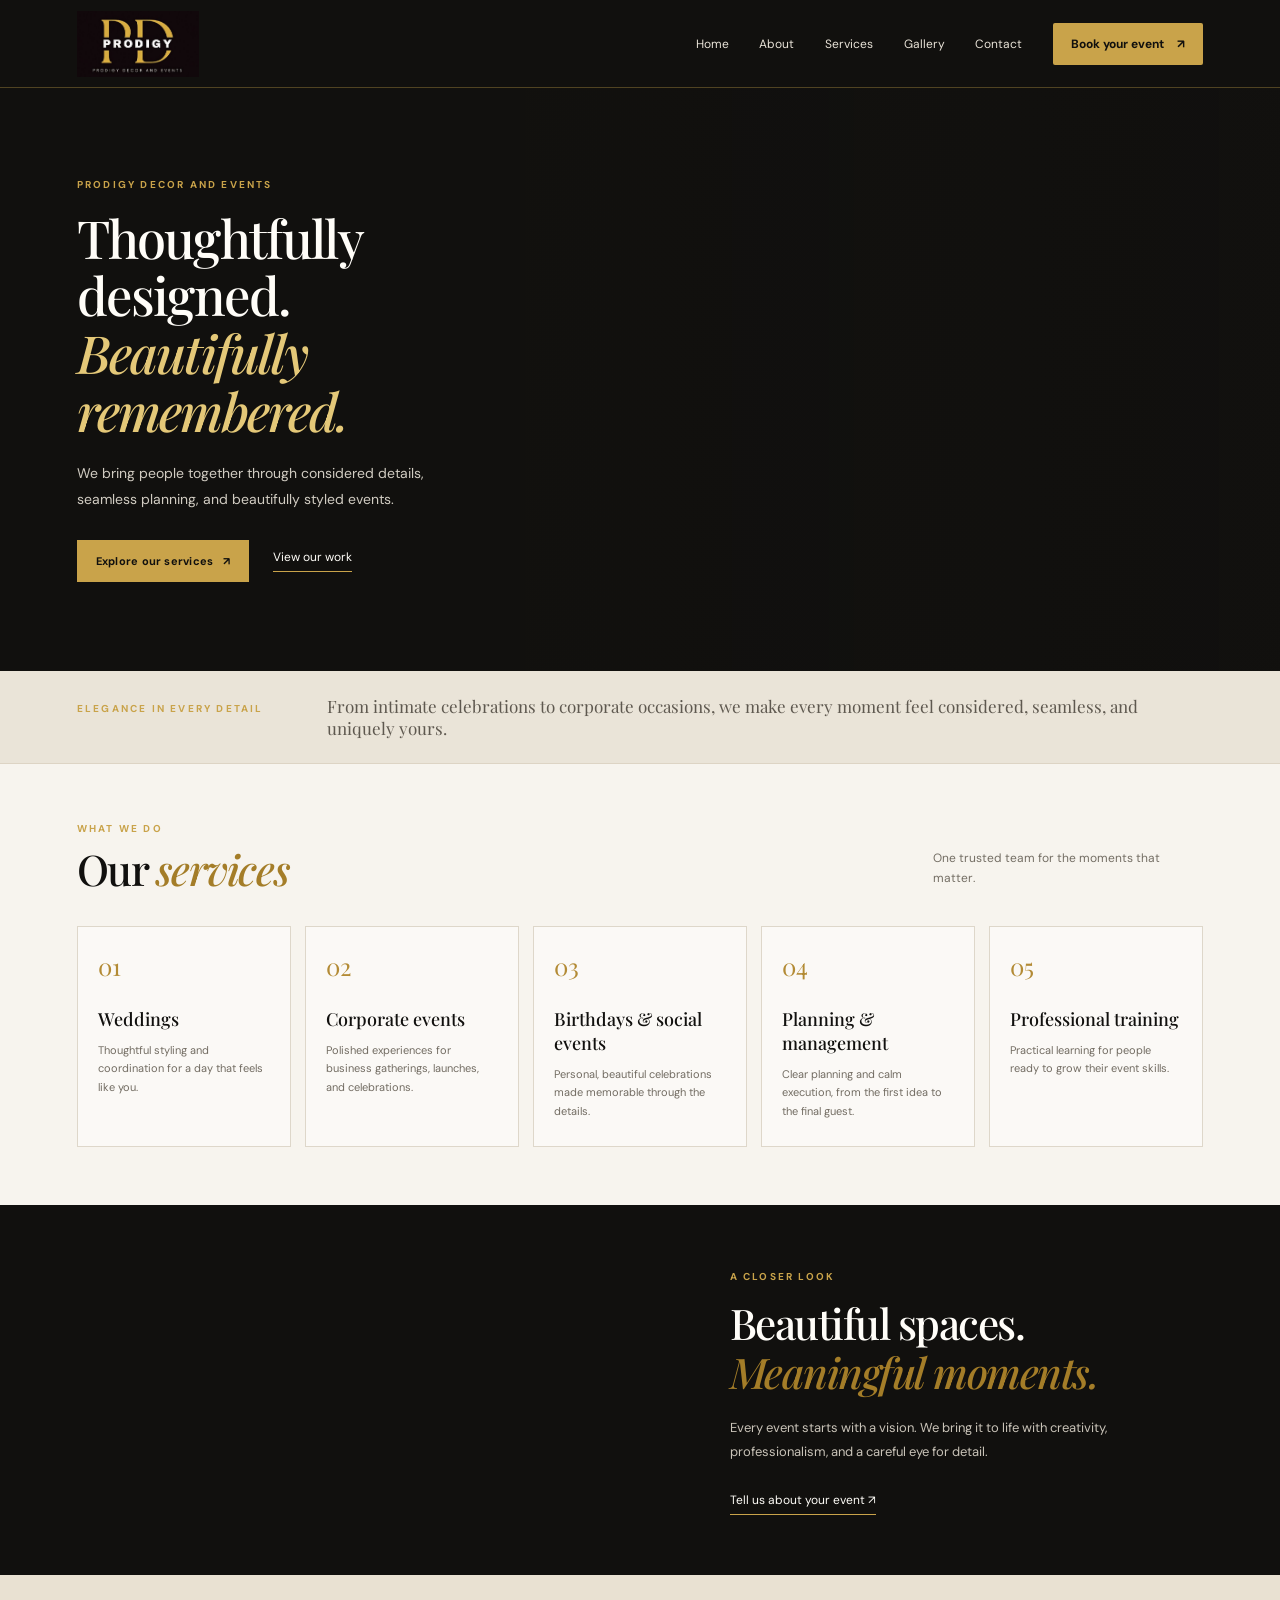
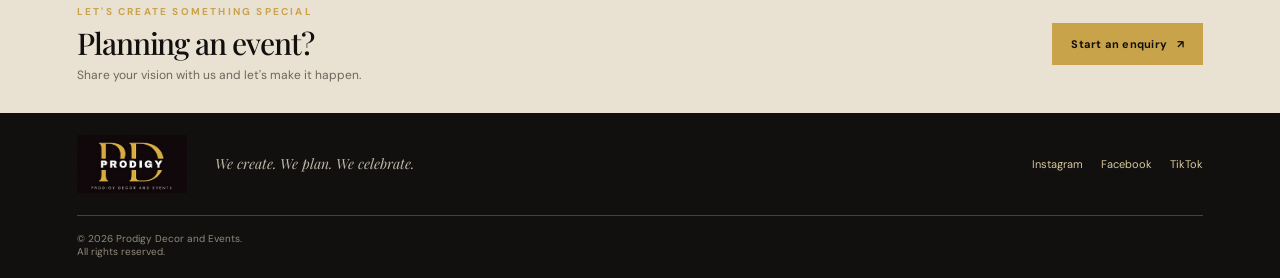
<file: Prodigy Decor Github Upload/index.html>
<!DOCTYPE html>
<html lang="en">
<head>
  <meta charset="UTF-8" />
  <meta name="viewport" content="width=device-width, initial-scale=1.0" />
  <meta name="description" content="Prodigy Decor and Events creates refined experiences through event decoration, planning, management, and training." />
  <title>Prodigy Decor and Events | Thoughtfully Designed Events</title>
  <link rel="preconnect" href="https://fonts.googleapis.com">
  <link rel="preconnect" href="https://fonts.gstatic.com" crossorigin>
  <link href="https://fonts.googleapis.com/css2?family=DM+Sans:wght@400;500;600;700&family=Playfair+Display:ital,wght@0,500;0,600;1,500;1,600&display=swap" rel="stylesheet">
  <link rel="stylesheet" href="style.css" />
</head>
<body>
  <header class="site-header">
    <a class="brand" href="home" aria-label="Prodigy Decor and Events home">
      <img src="image/logo.jpg" alt="Prodigy Decor and Events logo" />
    </a>
    <button class="menu-toggle" aria-label="Toggle navigation" aria-expanded="false">☰</button>
    <nav class="nav" aria-label="Main navigation">
      <a href="home.html" class="active">Home</a>
      <a href="about.html">About</a>
      <a href="services.html">Services</a>
      <a href="gallery.html">Gallery</a>
      <a href="contact.html">Contact</a>
      <a class="nav-cta" href="contact.html">Book your event <span>↗</span></a>
    </nav>
  </header>

  <main>
    <section class="hero" id="home">
      <div class="hero-copy">
        <p class="eyebrow">PRODIGY DECOR AND EVENTS</p>
        <h1>Thoughtfully designed.<br><em>Beautifully remembered.</em></h1>
        <p class="hero-text">We bring people together through considered details, seamless planning, and beautifully styled events.</p>
        <div class="hero-actions">
          <a class="button button-gold" href="services.html">Explore our services <span>↗</span></a>
          <a class="text-link" href="gallery.html">View our work</a>
        </div>
      </div>
      <div class="hero-image" role="img" aria-label="Elegant event tables with warm lighting and floral centrepieces"></div>
    </section>

    <section class="intro-strip" id="about">
      <p class="eyebrow">ELEGANCE IN EVERY DETAIL</p>
      <p>From intimate celebrations to corporate occasions, we make every moment feel considered, seamless, and uniquely yours.</p>
    </section>

    <section class="section services" id="services">
      <div class="section-heading">
        <div>
          <p class="eyebrow">WHAT WE DO</p>
          <h2>Our <em>services</em></h2>
        </div>
        <p class="section-note">One trusted team for the moments that matter.</p>
      </div>
      <div class="service-grid">
        <article class="service-card">
          <div class="service-number">01</div>
          <h3>Weddings</h3>
          <p>Thoughtful styling and coordination for a day that feels like you.</p>
        </article>
        <article class="service-card">
          <div class="service-number">02</div>
          <h3>Corporate events</h3>
          <p>Polished experiences for business gatherings, launches, and celebrations.</p>
        </article>
        <article class="service-card">
          <div class="service-number">03</div>
          <h3>Birthdays & social events</h3>
          <p>Personal, beautiful celebrations made memorable through the details.</p>
        </article>
        <article class="service-card">
          <div class="service-number">04</div>
          <h3>Planning & management</h3>
          <p>Clear planning and calm execution, from the first idea to the final guest.</p>
        </article>
        <article class="service-card">
          <div class="service-number">05</div>
          <h3>Professional training</h3>
          <p>Practical learning for people ready to grow their event skills.</p>
        </article>
      </div>
    </section>

    <section class="feature" id="gallery">
      <div class="feature-image" role="img" aria-label="Elegant gold and ivory event table setting"></div>
      <div class="feature-copy">
        <p class="eyebrow">A CLOSER LOOK</p>
        <h2>Beautiful spaces.<br><em>Meaningful moments.</em></h2>
        <p>Every event starts with a vision. We bring it to life with creativity, professionalism, and a careful eye for detail.</p>
        <a class="text-link" href="contact.html">Tell us about your event <span>↗</span></a>
      </div>
    </section>

    <section class="contact-band" id="contact">
      <div>
        <p class="eyebrow">LET'S CREATE SOMETHING SPECIAL</p>
        <h2>Planning an event?</h2>
        <p>Share your vision with us and let's make it happen.</p>
      </div>
      <a class="button button-gold" href="https://wa.me/2348138356708/" target="_blank" rel="noopener">Start an enquiry <span>↗</span></a>
    </section>
  </main>

  <footer class="footer">
    <a class="footer-brand" href="#home"><img src="image/logo.jpg" alt="Prodigy Decor and Events" /></a>
    <p class="footer-line">We create. We plan. We celebrate.</p>
    <div class="social-links">
      <a href="https://www.instagram.com/Prodigy_decorandevents/" target="_blank" rel="noopener">Instagram</a>
      <a href="https://www.facebook.com/" target="_blank" rel="noopener">Facebook</a>
      <a href="https://www.tiktok.com/@prodigydecor" target="_blank" rel="noopener">TikTok</a>
    </div>
    <p class="copyright">© <span id="year"></span> Prodigy Decor and Events. 
      <br>
      All rights reserved.</p>
  </footer>

  <script>
    const menuToggle = document.querySelector('.menu-toggle');
    const nav = document.querySelector('.nav');
    menuToggle.addEventListener('click', () => {
      const isOpen = nav.classList.toggle('is-open');
      menuToggle.setAttribute('aria-expanded', String(isOpen));
    });
    nav.querySelectorAll('a').forEach(link => link.addEventListener('click', () => {
      nav.classList.remove('is-open');
      menuToggle.setAttribute('aria-expanded', 'false');
    }));
    document.getElementById('year').textContent = new Date().getFullYear();
  </script>
</body>
</html>
</file>
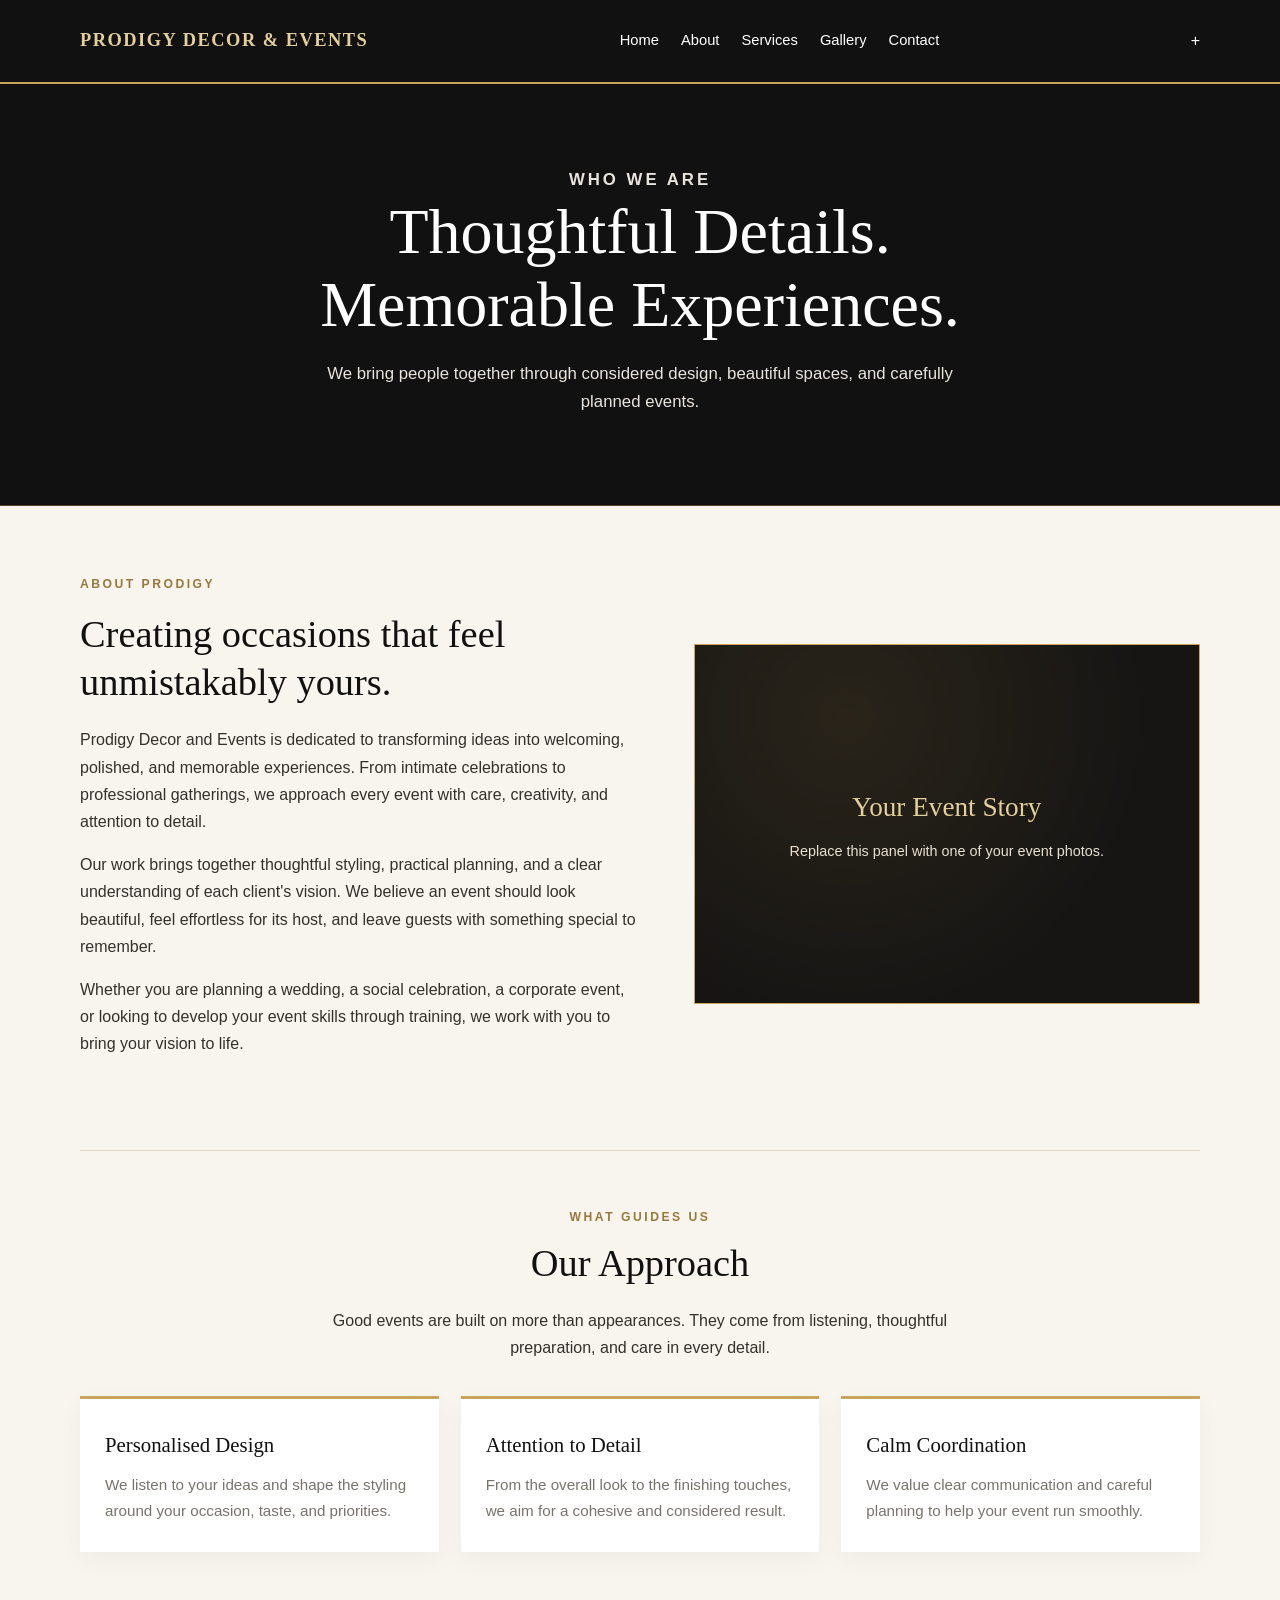
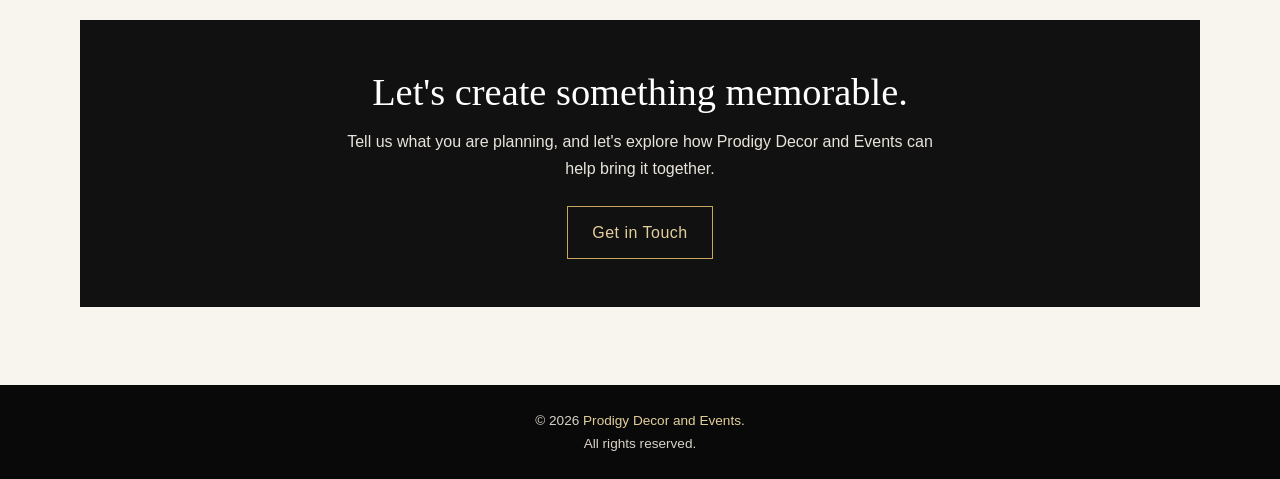
<file: Prodigy Decor Github Upload/about.html>
<!DOCTYPE html>
<html lang="en">
<head>
  <meta charset="UTF-8">
  <meta name="viewport" content="width=device-width, initial-scale=1.0">
  <meta name="description" content="Learn about Prodigy Decor and Events, creating refined and memorable event experiences.">
  <title>About Us | Prodigy Decor and Events</title>
  <style>
    :root {
      --black: #111111;
      --gold: #c8a45d;
      --gold-light: #e3cf9b;
      --ivory: #f8f5ee;
      --white: #ffffff;
      --text: #33312d;
      --muted: #77736b;
    }
    * { box-sizing: border-box; margin: 0; padding: 0; }
    body { font-family: Arial, Helvetica, sans-serif; background: var(--ivory); color: var(--text); line-height: 1.7; }
    a { color: inherit; }
    .site-header { background: var(--black); color: var(--white); border-bottom: 2px solid var(--gold); }
    .nav-wrap { width: min(1120px, 92%); margin: 0 auto; min-height: 82px; display: flex; align-items: center; justify-content: space-between; gap: 24px; }
    .brand { color: var(--gold-light); font-family: Georgia, "Times New Roman", serif; font-size: 1.15rem; font-weight: bold; letter-spacing: 1.5px; text-decoration: none; text-transform: uppercase; }
    .nav-links { display: flex; align-items: center; flex-wrap: wrap; gap: 22px; }
    .nav-links a { color: var(--white); text-decoration: none; font-size: 0.92rem; transition: color 0.2s ease; }
    .nav-links a:hover, .nav-links a[aria-current="page"] { color: var(--gold-light); }
    .page-hero { background: var(--black); color: var(--white); text-align: center; padding: 82px 20px 88px; border-bottom: 1px solid rgba(200, 164, 93, 0.35); }
    .eyebrow { color: var(--gold-light); font-size: 0.78rem; font-weight: bold; letter-spacing: 3px; text-transform: uppercase; margin-bottom: 14px; }
    .page-hero h1 { font-family: Georgia, "Times New Roman", serif; font-size: clamp(2.3rem, 5vw, 4rem); font-weight: normal; line-height: 1.15; margin-bottom: 18px; }
    .page-hero p { max-width: 650px; margin: 0 auto; color: #e8e4dc; font-size: 1.05rem; }
    main { width: min(1120px, 90%); margin: 0 auto; padding: 68px 0 78px; }
    .intro-grid { display: grid; grid-template-columns: 1.05fr 0.95fr; gap: 54px; align-items: center; }
    .section-label { color: #98783c; font-size: 0.76rem; font-weight: bold; letter-spacing: 2.5px; text-transform: uppercase; margin-bottom: 12px; }
    h2 { color: var(--black); font-family: Georgia, "Times New Roman", serif; font-size: clamp(1.9rem, 3vw, 2.65rem); font-weight: normal; line-height: 1.25; margin-bottom: 20px; }
    .intro-copy p { margin-bottom: 16px; }
    .image-placeholder { min-height: 360px; display: flex; flex-direction: column; align-items: center; justify-content: center; padding: 30px; text-align: center; color: var(--gold-light); background: linear-gradient(rgba(17,17,17,.72), rgba(17,17,17,.72)), radial-gradient(circle at 30% 20%, #69542f, #25221c 65%); border: 1px solid var(--gold); }
    .image-placeholder strong { font-family: Georgia, "Times New Roman", serif; font-size: 1.7rem; font-weight: normal; margin-bottom: 8px; }
    .image-placeholder span { color: #e8e0cf; font-size: 0.9rem; }
    .values { margin-top: 76px; padding-top: 56px; border-top: 1px solid #ddd4c2; }
    .values-heading { max-width: 650px; margin: 0 auto 34px; text-align: center; }
    .values-grid { display: grid; grid-template-columns: repeat(3, 1fr); gap: 22px; }
    .value-card { background: var(--white); padding: 28px 25px; border-top: 3px solid var(--gold); box-shadow: 0 8px 24px rgba(0,0,0,.04); }
    .value-card h3 { font-family: Georgia, "Times New Roman", serif; color: var(--black); font-size: 1.3rem; font-weight: normal; margin-bottom: 10px; }
    .value-card p { color: var(--muted); font-size: .95rem; }
    .closing-cta { margin-top: 68px; background: var(--black); color: var(--white); text-align: center; padding: 48px 24px; }
    .closing-cta h2 { color: var(--white); margin-bottom: 12px; }
    .closing-cta p { max-width: 610px; margin: 0 auto 24px; color: #e8e4dc; }
    .cta-link { display: inline-block; padding: 12px 24px; border: 1px solid var(--gold); color: var(--gold-light); text-decoration: none; letter-spacing: .5px; transition: background .2s ease, color .2s ease; }
    .cta-link:hover { background: var(--gold); color: var(--black); }
    footer { background: #090909; color: #d8d3c9; text-align: center; padding: 24px 18px; font-size: .85rem; }
    footer span { color: var(--gold-light); }
    @media (max-width: 760px) {
      .nav-wrap { padding: 18px 0; flex-direction: column; justify-content: center; }
      .nav-links { justify-content: center; gap: 12px 18px; }
      .page-hero { padding: 62px 20px; }
      .intro-grid { grid-template-columns: 1fr; gap: 30px; }
      .image-placeholder { min-height: 260px; }
      .values-grid { grid-template-columns: 1fr; }
      main { padding: 48px 0 58px; }
    }
  </style>
</head>
<body>
  <header class="site-header">
    <div class="nav-wrap">
      <a class="brand" href="index.html">Prodigy Decor &amp; Events</a>
      <nav class="nav-links" aria-label="Main navigation">
        <a href="index.html">Home</a>
        <a href="about.html" class="active">About</a>
        <a href="services.html">Services</a>
        <a href="gallery.html">Gallery</a>
        <a href="contact.html">Contact</a>
      </nav>+
    </div>
  </header>

  <section class="page-hero">
    <p class="eyebrow">Who We Are</p>
    <h1>Thoughtful Details.<br>Memorable Experiences.</h1>
    <p>We bring people together through considered design, beautiful spaces, and carefully planned events.</p>
  </section>

  <main>
    <section class="intro-grid">
      <div class="intro-copy">
        <p class="section-label">About Prodigy</p>
        <h2>Creating occasions that feel unmistakably yours.</h2>
        <p>Prodigy Decor and Events is dedicated to transforming ideas into welcoming, polished, and memorable experiences. From intimate celebrations to professional gatherings, we approach every event with care, creativity, and attention to detail.</p>
        <p>Our work brings together thoughtful styling, practical planning, and a clear understanding of each client's vision. We believe an event should look beautiful, feel effortless for its host, and leave guests with something special to remember.</p>
        <p>Whether you are planning a wedding, a social celebration, a corporate event, or looking to develop your event skills through training, we work with you to bring your vision to life.</p>
      </div>
      <div class="image-placeholder" role="img" aria-label="Decorative placeholder for a Prodigy event photograph">
        <strong>Your Event Story</strong>
        <span>Replace this panel with one of your event photos.</span>
      </div>
    </section>

    <section class="values">
      <div class="values-heading">
        <p class="section-label">What Guides Us</p>
        <h2>Our Approach</h2>
        <p>Good events are built on more than appearances. They come from listening, thoughtful preparation, and care in every detail.</p>
      </div>
      <div class="values-grid">
        <article class="value-card">
          <h3>Personalised Design</h3>
          <p>We listen to your ideas and shape the styling around your occasion, taste, and priorities.</p>
        </article>
        <article class="value-card">
          <h3>Attention to Detail</h3>
          <p>From the overall look to the finishing touches, we aim for a cohesive and considered result.</p>
        </article>
        <article class="value-card">
          <h3>Calm Coordination</h3>
          <p>We value clear communication and careful planning to help your event run smoothly.</p>
        </article>
      </div>
    </section>

    <section class="closing-cta">
      <h2>Let's create something memorable.</h2>
      <p>Tell us what you are planning, and let's explore how Prodigy Decor and Events can help bring it together.</p>
      <a class="cta-link" href="contact.html">Get in Touch</a>
    </section>
  </main>

  <footer>
    <p>&copy; 2026 <span>Prodigy Decor and Events</span>.
      <br>
       All rights reserved.</p>
  </footer>
</body>
</html>
</file>
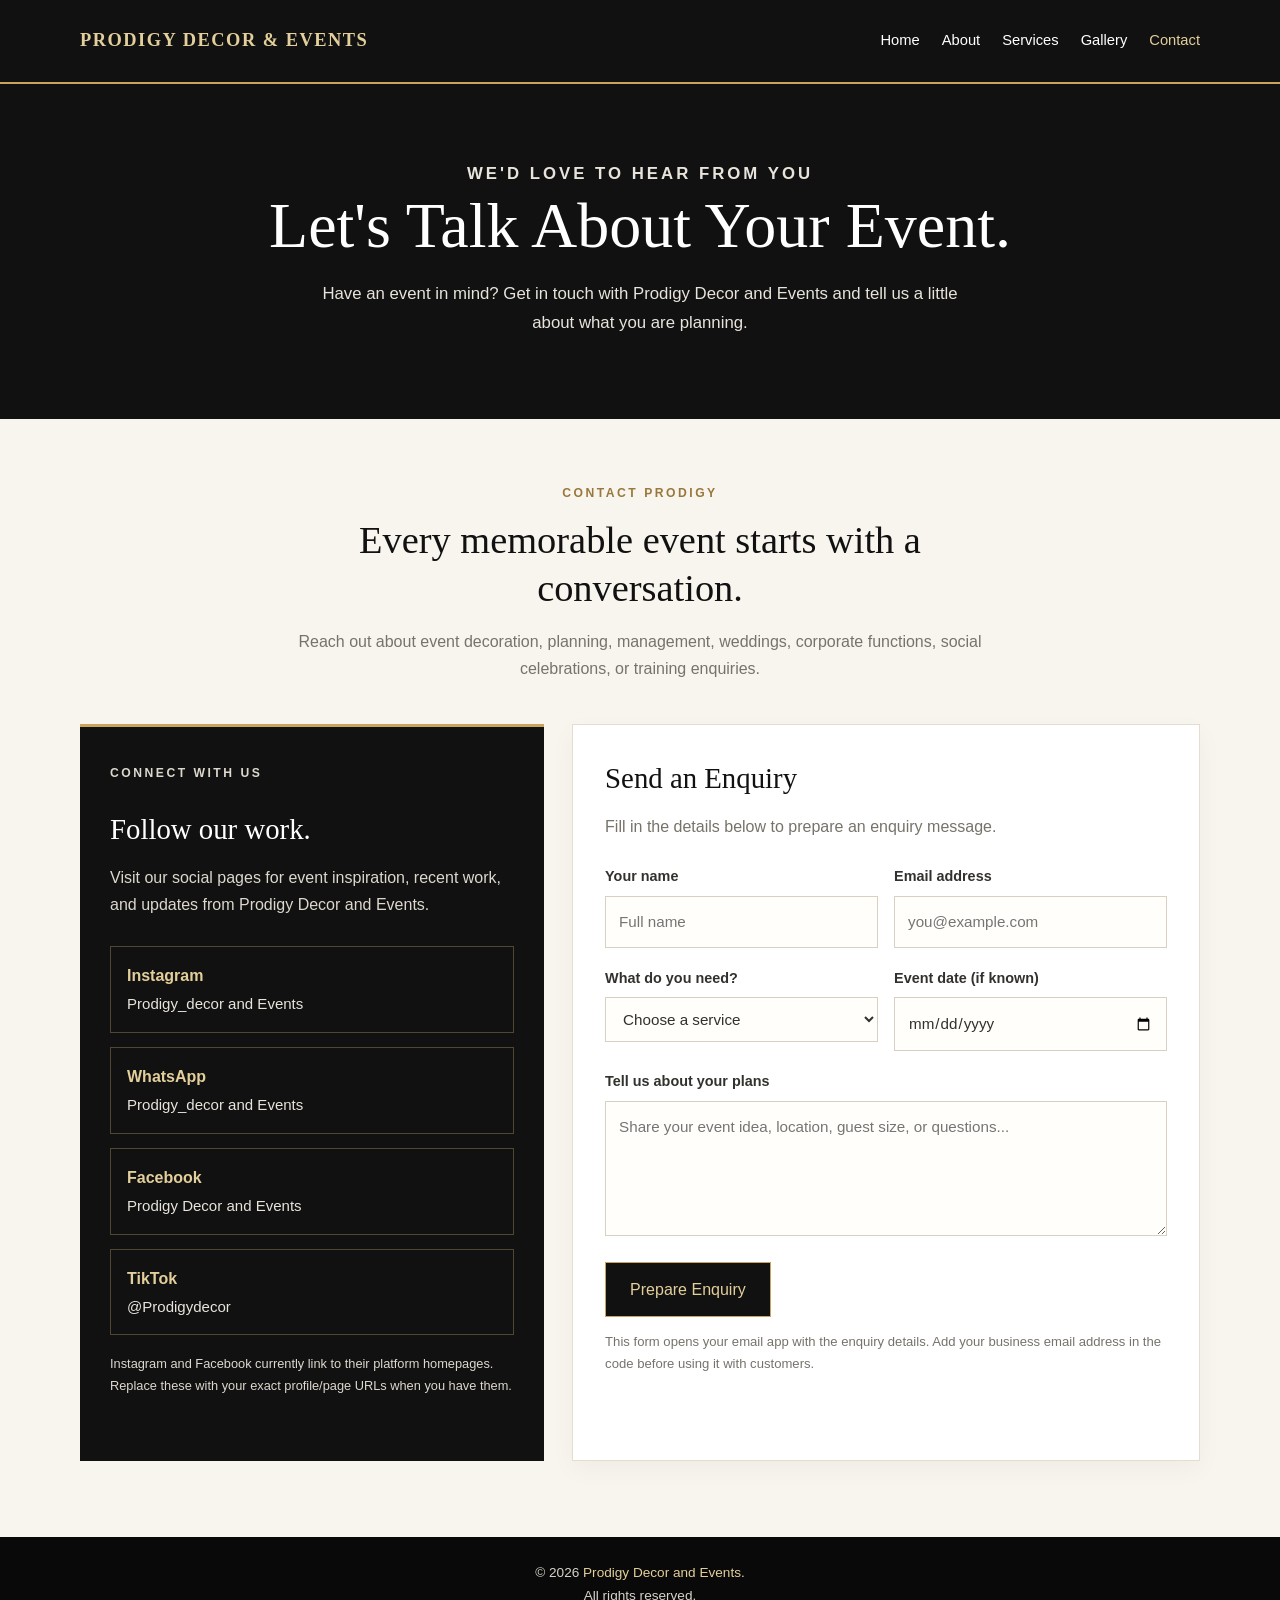
<file: Prodigy Decor Github Upload/contact.html>
<!DOCTYPE html>
<html lang="en">
<head>
  <meta charset="UTF-8">
  <meta name="viewport" content="width=device-width, initial-scale=1.0">
  <meta name="description" content="Contact Prodigy Decor and Events to discuss your event, decoration, planning, or training needs.">
  <title>Contact Us | Prodigy Decor and Events</title>
  <style>
    :root {
      --black: #111111;
      --gold: #c8a45d;
      --gold-light: #e3cf9b;
      --ivory: #f8f5ee;
      --white: #ffffff;
      --text: #33312d;
      --muted: #77736b;
    }

    * { box-sizing: border-box; margin: 0; padding: 0; }

    body {
      font-family: Arial, Helvetica, sans-serif;
      background: var(--ivory);
      color: var(--text);
      line-height: 1.7;
    }

    a { color: inherit; }

    .site-header {
      background: var(--black);
      color: var(--white);
      border-bottom: 2px solid var(--gold);
    }

    .nav-wrap {
      width: min(1120px, 92%);
      margin: 0 auto;
      min-height: 82px;
      display: flex;
      align-items: center;
      justify-content: space-between;
      gap: 24px;
    }

    .brand {
      color: var(--gold-light);
      font-family: Georgia, "Times New Roman", serif;
      font-size: 1.15rem;
      font-weight: bold;
      letter-spacing: 1.5px;
      text-decoration: none;
      text-transform: uppercase;
    }

    .nav-links {
      display: flex;
      align-items: center;
      flex-wrap: wrap;
      gap: 22px;
    }

    .nav-links a {
      color: var(--white);
      text-decoration: none;
      font-size: 0.92rem;
      transition: color 0.2s ease;
    }

    .nav-links a:hover,
    .nav-links a[aria-current="page"] {
      color: var(--gold-light);
    }

    .page-hero {
      background: var(--black);
      color: var(--white);
      text-align: center;
      padding: 76px 20px 82px;
    }

    .eyebrow {
      color: var(--gold-light);
      font-size: 0.78rem;
      font-weight: bold;
      letter-spacing: 3px;
      text-transform: uppercase;
      margin-bottom: 14px;
    }

    .page-hero h1 {
      font-family: Georgia, "Times New Roman", serif;
      font-size: clamp(2.3rem, 5vw, 4rem);
      font-weight: normal;
      line-height: 1.15;
      margin-bottom: 18px;
    }

    .page-hero p {
      max-width: 650px;
      margin: 0 auto;
      color: #e8e4dc;
      font-size: 1.05rem;
    }

    main {
      width: min(1120px, 90%);
      margin: 0 auto;
      padding: 64px 0 76px;
    }

    .section-intro {
      text-align: center;
      max-width: 700px;
      margin: 0 auto 42px;
    }

    .section-label {
      color: #98783c;
      font-size: 0.76rem;
      font-weight: bold;
      letter-spacing: 2.5px;
      text-transform: uppercase;
      margin-bottom: 12px;
    }

    h2 {
      color: var(--black);
      font-family: Georgia, "Times New Roman", serif;
      font-size: clamp(1.9rem, 3vw, 2.65rem);
      font-weight: normal;
      line-height: 1.25;
      margin-bottom: 16px;
    }

    .section-intro > p:last-child {
      color: var(--muted);
    }

    .contact-grid {
      display: grid;
      grid-template-columns: 0.85fr 1.15fr;
      gap: 28px;
      align-items: stretch;
    }

    .contact-info {
      background: var(--black);
      color: var(--white);
      padding: 36px 30px;
      border-top: 3px solid var(--gold);
    }

    .contact-info h2 {
      color: var(--white);
      font-size: 1.8rem;
    }

    .contact-info > p {
      color: #ddd8ce;
      margin-bottom: 28px;
    }

    .social-list {
      display: grid;
      gap: 14px;
      margin-top: 22px;
    }

    .social-item {
      display: block;
      padding: 15px 16px;
      border: 1px solid #514630;
      text-decoration: none;
      transition: border-color .2s ease, background .2s ease;
    }

    .social-item:hover {
      border-color: var(--gold);
      background: #1c1b18;
    }

    .social-name {
      display: block;
      color: var(--gold-light);
      font-weight: bold;
      margin-bottom: 2px;
    }

    .social-handle {
      display: block;
      color: #e8e4dc;
      font-size: .94rem;
      overflow-wrap: anywhere;
    }

    .social-note {
      color: #bdb5a6;
      font-size: .8rem;
      margin-top: 18px;
    }

    .contact-form-wrap {
      background: var(--white);
      padding: 36px 32px;
      border: 1px solid #e5dece;
      box-shadow: 0 8px 24px rgba(0,0,0,.04);
    }

    .contact-form-wrap h2 {
      font-size: 1.8rem;
    }

    .contact-form-wrap > p {
      color: var(--muted);
      margin-bottom: 24px;
    }

    .form-row {
      display: grid;
      grid-template-columns: 1fr 1fr;
      gap: 16px;
    }

    .form-group { margin-bottom: 18px; }

    label {
      display: block;
      color: var(--text);
      font-size: .9rem;
      font-weight: bold;
      margin-bottom: 7px;
    }

    input, select, textarea {
      width: 100%;
      padding: 12px 13px;
      border: 1px solid #d8d1c3;
      border-radius: 0;
      background: #fffefa;
      color: var(--text);
      font: inherit;
      font-size: .95rem;
    }

    input:focus, select:focus, textarea:focus {
      outline: 2px solid var(--gold-light);
      border-color: var(--gold);
    }

    textarea {
      min-height: 135px;
      resize: vertical;
    }

    .submit-button {
      display: inline-block;
      padding: 13px 24px;
      border: 1px solid var(--gold);
      background: var(--black);
      color: var(--gold-light);
      font: inherit;
      cursor: pointer;
      transition: background .2s ease, color .2s ease;
    }

    .submit-button:hover {
      background: var(--gold);
      color: var(--black);
    }

    .form-note {
      color: var(--muted);
      font-size: .82rem;
      margin-top: 14px;
    }

    footer {
      background: #090909;
      color: #d8d3c9;
      text-align: center;
      padding: 24px 18px;
      font-size: .85rem;
    }

    footer span { color: var(--gold-light); }

    @media (max-width: 800px) {
      .nav-wrap {
        padding: 18px 0;
        flex-direction: column;
        justify-content: center;
      }
      .nav-links { justify-content: center; gap: 12px 18px; }
      .page-hero { padding: 60px 20px; }
      .contact-grid { grid-template-columns: 1fr; }
      .form-row { grid-template-columns: 1fr; gap: 0; }
      .contact-info, .contact-form-wrap { padding: 28px 22px; }
      main { padding: 46px 0 58px; }
    }
  </style>
</head>
<body>
  <header class="site-header">
    <div class="nav-wrap">
      <a class="brand" href="index.html">Prodigy Decor &amp; Events</a>
      <nav class="nav-links" aria-label="Main navigation">
        <a href="index.html">Home</a>
        <a href="about.html">About</a>
        <a href="services.html">Services</a>
        <a href="gallery.html">Gallery</a>
        <a href="contact.html" aria-current="page">Contact</a>
      </nav>
    </div>
  </header>

  <section class="page-hero">
    <p class="eyebrow">We'd Love to Hear From You</p>
    <h1>Let's Talk About Your Event.</h1>
    <p>Have an event in mind? Get in touch with Prodigy Decor and Events and tell us a little about what you are planning.</p>
  </section>

  <main>
    <section class="section-intro">
      <p class="section-label">Contact Prodigy</p>
      <h2>Every memorable event starts with a conversation.</h2>
      <p>Reach out about event decoration, planning, management, weddings, corporate functions, social celebrations, or training enquiries.</p>
    </section>

    <section class="contact-grid">
      <aside class="contact-info">
        <p class="section-label">Connect With Us</p>
        <h2>Follow our work.</h2>
        <p>Visit our social pages for event inspiration, recent work, and updates from Prodigy Decor and Events.</p>

        <div class="social-list">
          <a class="social-item" href="https://www.instagram.com/" target="_blank" rel="noopener noreferrer">
            <span class="social-name">Instagram</span>
            <span class="social-handle">Prodigy_decor and Events</span>
          </a>
           <a class="social-item" href="https://wa.me/2348138356708/" target="_blank" rel="noopener noreferrer">
            <span class="social-name">WhatsApp</span>
            <span class="social-handle">Prodigy_decor and Events</span>
          </a>
          <a class="social-item" href="https://www.facebook.com/" target="_blank" rel="noopener noreferrer">
            <span class="social-name">Facebook</span>
            <span class="social-handle">Prodigy Decor and Events</span>
          </a>
          <a class="social-item" href="https://www.tiktok.com/@prodigydecor" target="_blank" rel="noopener noreferrer">
            <span class="social-name">TikTok</span>
            <span class="social-handle">@Prodigydecor</span>
          </a>
        </div>
        <p class="social-note">Instagram and Facebook currently link to their platform homepages. Replace these with your exact profile/page URLs when you have them.</p>
      </aside>

      <div class="contact-form-wrap">
        <h2>Send an Enquiry</h2>
        <p>Fill in the details below to prepare an enquiry message.</p>

        <form id="contactForm">
          <div class="form-row">
            <div class="form-group">
              <label for="name">Your name</label>
              <input id="name" name="name" type="text" placeholder="Full name" required>
            </div>
            <div class="form-group">
              <label for="email">Email address</label>
              <input id="email" name="email" type="email" placeholder="you@example.com" required>
            </div>
          </div>

          <div class="form-row">
            <div class="form-group">
              <label for="eventType">What do you need?</label>
              <select id="eventType" name="eventType" required>
                <option value="">Choose a service</option>
                <option>Event decoration</option>
                <option>Wedding</option>
                <option>Corporate event</option>
                <option>Social celebration</option>
                <option>Event planning or management</option>
                <option>Training</option>
                <option>Other enquiry</option>
              </select>
            </div>
            <div class="form-group">
              <label for="eventDate">Event date (if known)</label>
              <input id="eventDate" name="eventDate" type="date">
            </div>
          </div>

          <div class="form-group">
            <label for="message">Tell us about your plans</label>
            <textarea id="message" name="message" placeholder="Share your event idea, location, guest size, or questions..." required></textarea>
          </div>

          <button class="submit-button" type="submit">Prepare Enquiry</button>
          <p class="form-note">This form opens your email app with the enquiry details. Add your business email address in the code before using it with customers.</p>
        </form>
      </div>
    </section>
  </main>

  <footer>
    <p>&copy; 2026 <span>Prodigy Decor and Events</span>. 
      <br>
      All rights reserved.</p>
  </footer>

  <script>
    document.getElementById("contactForm").addEventListener("submit", function (event) {
      event.preventDefault();

      const name = document.getElementById("name").value.trim();
      const email = document.getElementById("email").value.trim();
      const eventType = document.getElementById("eventType").value;
      const eventDate = document.getElementById("eventDate").value || "Not specified";
      const message = document.getElementById("message").value.trim();

      // Replace this with your actual business email address.
      const businessEmail = "yourbusiness@email.com";

      const subject = encodeURIComponent("Event enquiry from " + name);
      const body = encodeURIComponent(
        "Name: " + name + "\\n" +
        "Email: " + email + "\\n" +
        "Service: " + eventType + "\\n" +
        "Event date: " + eventDate + "\\n\\n" +
        "Message:\\n" + message
      );

      window.location.href = "mailto:" + businessEmail + "?subject=" + subject + "&body=" + body;
    });
  </script>
</body>
</html>
</file>
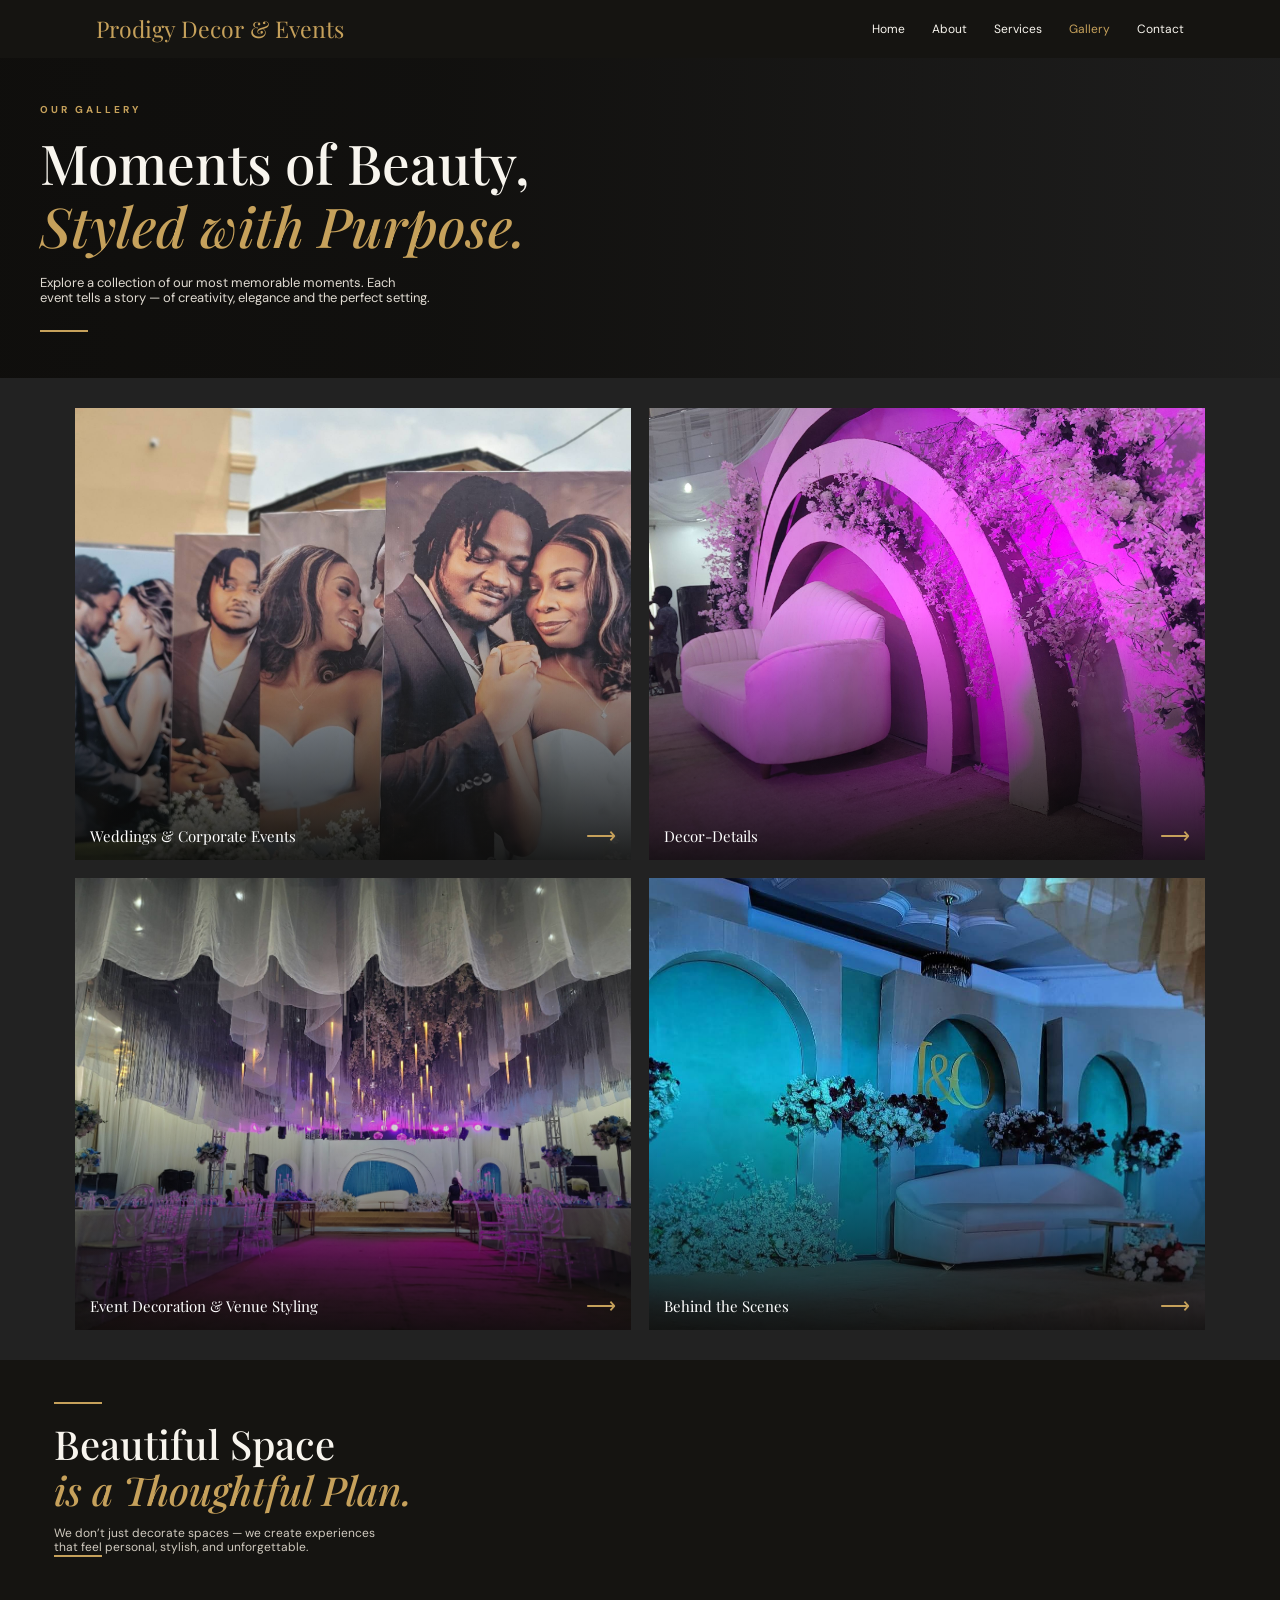
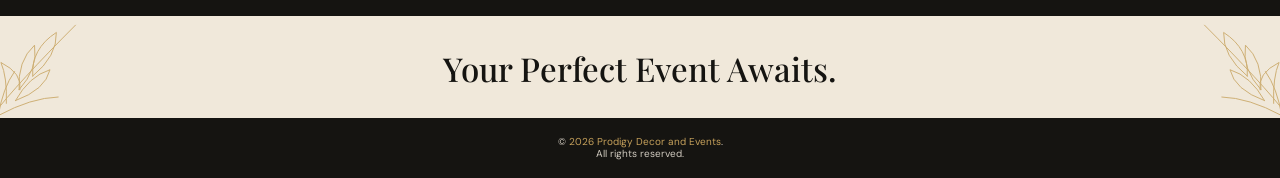
<file: Prodigy Decor Github Upload/gallery.html>
<!DOCTYPE html>
<html lang="en">

<head>
  <meta charset="UTF-8">
  <meta name="viewport" content="width=device-width, initial-scale=1.0">
  <meta name="description" content="Explore event styling and celebrations by Prodigy Decor and Events.">
  <title>Gallery | Prodigy Decor &amp; Events</title>
  <link rel="preconnect" href="https://fonts.googleapis.com">
  <link rel="preconnect" href="https://fonts.gstatic.com" crossorigin>
  <link
    href="https://fonts.googleapis.com/css2?family=DM+Sans:wght@400;500;600;700&family=Playfair+Display:ital,wght@0,500;0,600;1,500;1,600&display=swap"
    rel="stylesheet">
  <style>
    :root {
      --black: #151411;
      --gold: #c6a15b;
      --ivory: #f8f5ee;
      --dark-bg: #222222;
      --muted: #77736b;
      --line: #e8e0d2;
    }

    * {
      box-sizing: border-box;
      margin: 0;
      padding: 0
    }

    html {
      scroll-behavior: smooth
    }

    body {
      background: var(--dark-bg);
      color: var(--ivory);
      font-family: 'DM Sans', sans-serif;
      line-height: 1.2;
    }

    a {
      color: inherit;
      text-decoration: none
    }

    .site-header {
      min-height: 58px;
      padding: 14px 7.5%;
      display: flex;
      align-items: center;
      justify-content: space-between;
      gap: 24px;
      background: var(--black);
      color: var(--ivory)
    }

    .brand {
      font-family: 'Playfair Display', serif;
      font-size: clamp(18px, 2vw, 23px);
      color: var(--gold);
      white-space: nowrap
    }

    .nav-links {
      display: flex;
      align-items: center;
      gap: clamp(14px, 2.2vw, 27px)
    }

    .nav-links a {
      font-size: 12px;
      transition: color .2s
    }

    .nav-links a:hover,
    .nav-links a.active {
      color: var(--gold)
    }

    .gallery-hero {
      min-height: 320px;
      display: flex;
      align-items: center;
      padding: 40px;
      color: var(--ivory);
      background: linear-gradient(90deg, rgba(15, 14, 12, .98) 0%, rgba(15, 14, 12, .88) 35%, rgba(15, 14, 12, .22) 100%), url('https://images.unsplash.com/photo-1519167758481-83f550bb49b3?auto=format&fit=crop&w=2000&q=85') center/cover no-repeat
    }

    .hero-copy {
      max-width: 510px
    }

    .eyebrow {
      color: var(--gold);
      font-size: 10px;
      font-weight: 700;
      letter-spacing: 3px;
      text-transform: uppercase;
      margin-bottom: 15px
    }

    h1,
    h2 {
      font-family: 'Playfair Display', serif;
      font-weight: 500;
      line-height: 1.15
    }

    .gallery-hero h1 {
      font-size: clamp(36px, 5vw, 55px);
      margin-bottom: 17px
    }

    .gallery-hero h1 em {
      display: block;
      color: var(--gold);
      font-weight: 500
    }

    .hero-copy>p:last-of-type {
      max-width: 390px;
      font-size: 13px;
      color: #e0dbd2
    }

    .gold-rule {
      width: 48px;
      height: 2px;
      background: var(--gold);
      margin-top: 24px
    }

    .gallery-section {
      max-width: 1200px;
      margin: 0 auto;
      padding: 30px 35px;
      background: var(--dark-bg);
    }

    .gallery-grid {
      display: grid;
      grid-template-columns: repeat(2, 1fr);
      gap: 18px;
    }

    .gallery-card {
      position: relative;
      display: block;
      overflow: hidden;
      aspect-ratio: 1.23/1;
      background: #ddd4c6;
      isolation: isolate;
    }

    .gallery-card img {
      position: absolute;
      inset: 0;
      width: 100%;
      height: 100%;
      object-fit: cover;
      transition: transform .55s;
      z-index: -1
    }

    .gallery-card:after {
      content: "";
      position: absolute;
      inset: 45% 0 0;
      background: linear-gradient(transparent, rgba(10, 10, 9, .9));
      z-index: -1
    }

    .gallery-card:hover img {
      transform: scale(1.045)
    }

    .card-label {
      position: absolute;
      left: 0;
      right: 0;
      bottom: 0;
      display: flex;
      align-items: center;
      justify-content: space-between;
      gap: 12px;
      padding: 11px 15px;
      color: #fff;
      font-family: 'Playfair Display', serif;
      font-size: 15px
    }

    .card-label span {
      color: var(--gold);
      font-family: 'DM Sans', sans-serif;
      font-size: 21px
    }

    .space-feature {
      min-height: 245px;
      display: grid;
      grid-template-columns: .85fr 1.15fr;
      background: var(--black);
      color: var(--ivory)
    }

    .space-copy {
      padding: 42px 10%;
      align-self: center
    }

    .space-copy .gold-rule {
      margin: 0 0 17px
    }

    .space-copy h2 {
      font-size: clamp(28px, 3.6vw, 40px)
    }

    .space-copy h2 em {
      color: var(--gold)
    }

    .space-copy p {
      max-width: 340px;
      margin-top: 13px;
      color: #d1cbc0;
      font-size: 12px
    }

    .space-image {
      min-height: 245px;
      background: linear-gradient(90deg, var(--black), rgba(21, 20, 17, .05) 48%), url('https://images.unsplash.com/photo-1507504031003-b417219a0dde?auto=format&fit=crop&w=1400&q=85') center/cover no-repeat
    }

    .perfect-event {
      position: relative;
      overflow: hidden;
      padding: 27px 90px 30px;
      text-align: center;
      background: #f0e8da;
      isolation: isolate;
      color: var(--black);
    }

    .perfect-event .eyebrow {
      margin-bottom: 7px;
      font-size: 9px;
      letter-spacing: 2.5px
    }

    .perfect-event h2 {
      font-size: clamp(25px, 3vw, 33px)
    }

    .perfect-event::before,
    .perfect-event::after {
      content: "";
      position: absolute;
      z-index: -1;
      top: 50%;
      width: 100px;
      height: 100px;
      opacity: .82;
      transform: translateY(-50%);
      background-repeat: no-repeat;
      background-position: center;
      background-size: contain;
      pointer-events: none;
    }

    .perfect-event::before {
      left: 0;
      background-image: url("data:image/svg+xml,%3Csvg xmlns='http://www.w3.org/2000/svg' viewBox='0 0 110 110' fill='none' stroke='%23c6a15b' stroke-width='1.05' stroke-linecap='round'%3E%3Cpath d='M-8 108 Q20 72 83 9 M7 95 Q8 66 1 50 Q25 62 22 80 M21 80 Q19 48 38 31 Q42 57 21 80 M36 65 Q34 35 62 17 Q63 43 36 65 M-1 108 Q34 89 64 88 M17 92 Q32 65 55 58 Q50 80 17 92 M-2 109 Q3 78 16 60'/%3E%3C/svg%3E");
    }

    .perfect-event::after {
      right: 0;
      transform: translateY(-50%) scaleX(-1);
      background-image: url("data:image/svg+xml,%3Csvg xmlns='http://www.w3.org/2000/svg' viewBox='0 0 110 110' fill='none' stroke='%23c6a15b' stroke-width='1.05' stroke-linecap='round'%3E%3Cpath d='M-8 108 Q20 72 83 9 M7 95 Q8 66 1 50 Q25 62 22 80 M21 80 Q19 48 38 31 Q42 57 21 80 M36 65 Q34 35 62 17 Q63 43 36 65 M-1 108 Q34 89 64 88 M17 92 Q32 65 55 58 Q50 80 17 92 M-2 109 Q3 78 16 60'/%3E%3C/svg%3E");
    }

    .gallery-footer {
      padding: 18px 20px;
      text-align: center;
      background: var(--black);
      color: #d1cbc0;
      font-size: 10px
    }

    .gallery-footer span {
      color: var(--gold)
    }

    @media(max-width:760px) {
      .site-header {
        padding: 15px 5%;
        flex-direction: column;
        gap: 12px
      }

      .nav-links {
        flex-wrap: wrap;
        justify-content: center;
        gap: 10px 18px
      }

      .gallery-hero {
        min-height: 300px;
        padding: 45px 7%;
        background-position: 62% center
      }

      .gallery-section {
        padding: 22px 5% 30px
      }

      .gallery-grid {
        grid-template-columns: repeat(2, minmax(0, 1fr));
        gap: 12px
      }

      .card-label {
        padding: 9px 10px;
        font-size: 13px
      }

      .space-feature {
        grid-template-columns: 1fr
      }

      .space-copy {
        padding: 32px 7%
      }

      .space-image {
        min-height: 220px
      }
    }

    @media(max-width:460px) {
      .gallery-grid {
        grid-template-columns: 1fr
      }

      .gallery-hero h1 {
        font-size: 36px
      }

      .perfect-event {
        padding: 25px 52px 28px
      }

      .perfect-event::before,
      .perfect-event::after {
        width: 58px;
        height: 76px;
        opacity: .7
      }
    }
  </style>
</head>

<body>
  <header class="site-header">
    <a class="brand" href="index.html">Prodigy Decor &amp; Events</a>
    <nav class="nav-links" aria-label="Main navigation">
      <a href="index.html">Home</a><a href="about.html">About</a><a href="services.html">Services</a><a
        href="gallery.html" class="active" aria-current="page">Gallery</a><a href="contact.html">Contact</a>
    </nav>
  </header>
  <main>
    <section class="gallery-hero">
      <div class="hero-copy">
        <p class="eyebrow">Our Gallery</p>
        <h1>Moments of Beauty,<em>Styled with Purpose.</em></h1>
        <p>Explore a collection of our most memorable moments. Each event tells a story — of creativity, elegance and
          the perfect setting.</p>
        <div class="gold-rule"></div>
      </div>
    </section>
    <section class="gallery-section" aria-label="Event gallery">
      <div class="gallery-grid">
        <a class="gallery-card" href="weddings-corporate-events.html" aria-label="Enquire about weddings"><img
            src="image/weddings & corporate-events/weddings & corporate-events 4.jpg"
            alt="Wedding ceremony floral arch">
          <div class="card-label">Weddings & Corporate Events <span>⟶</span></div>
        </a>
        

        <a class="gallery-card" href="decor-details.html" aria-label="Enquire about setting detaails"><img
            src="image/decor-details/decor-details 5.jpg"
            alt="Elegant dinner table setting">
          <div class="card-label">Decor-Details <span>⟶</span></div>
        </a>

        <a class="gallery-card" href="event-decoration-venue-styling.html"
          aria-label="Enquire about venue styling"><img
            src="image/event decoration & venue styling/event decoration & venue styling 3.jpg"
            alt="Styled venue with floral arrangements">
          <div class="card-label">Event Decoration & Venue Styling <span>⟶</span></div>
        </a>

        <a class="gallery-card" href="behind-the-scenes.html" aria-label="View behind the scenes"><img
            src="image/behind the scenes/behind the scenes 5.jpg"
            alt="Decor details and candlelight">
          <div class="card-label">Behind the Scenes <span>⟶</span></div>
        </a>

      </div>
    </section>
    <section class="space-feature">
      <div class="space-copy">
        <div class="gold-rule"></div>
        <h2>Beautiful Space<br><em>is a Thoughtful Plan.</em></h2>
        <p>We don’t just decorate spaces — we create experiences that feel personal, stylish, and unforgettable.</p>
        <div class="gold-rule"></div>
      </div>
      <div class="space-image" role="img" aria-label="Elegant lounge area with warm lighting and floral decor"></div>
    </section>
    <section class="perfect-event">
      <p class="eyebrow"></p>
      <h2>Your Perfect Event Awaits.</h2>
    </section>
  </main>
  <footer class="gallery-footer">
    <p>&copy; <span>2026 Prodigy Decor and Events</span>.
      <br>
       All rights reserved.</p>
  </footer>
</body>

</html>
</file>
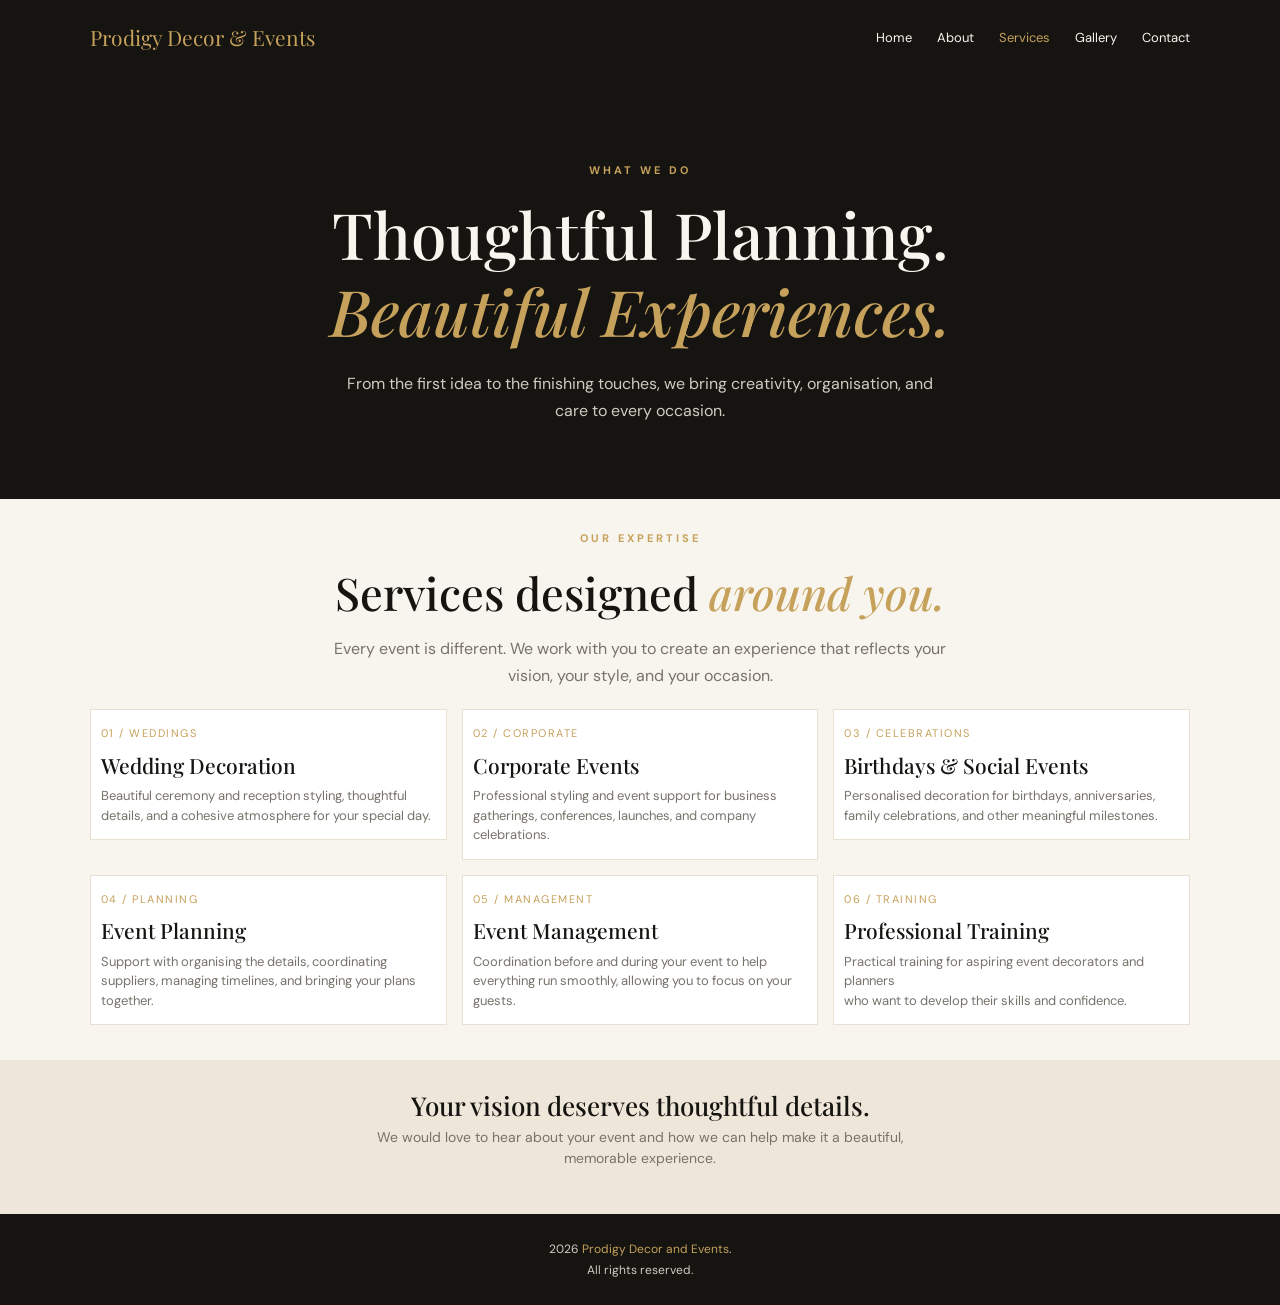
<file: Prodigy Decor Github Upload/services.html>
<!DOCTYPE html>
<html lang="en">
<head>
  <meta charset="UTF-8">
  <meta name="viewport" content="width=device-width, initial-scale=1.0">
  <meta name="description" content="Explore event decoration, wedding planning, corporate events, celebrations, event management, and professional training with Prodigy Decor and Events.">
  <title>Our Services | Prodigy Decor and Events</title>

  <link rel="preconnect" href="https://fonts.googleapis.com">
  <link rel="preconnect" href="https://fonts.gstatic.com" crossorigin>
  <link href="https://fonts.googleapis.com/css2?family=DM+Sans:wght@400;500;600;700&family=Playfair+Display:ital,wght@0,500;0,600;1,500;1,600&display=swap" rel="stylesheet">

  <style>
    :root {
      --black: #151411;
      --gold: #c6a15b;
      --ivory: #f8f5ee;
      --white: #ffffff;
      --muted: #77736b;
      --line: #e8e0d2;
    }

    * {
      box-sizing: border-box;
      margin: 0;
      padding: 0;
    }

   
    body {
  background: var(--ivory);
  color: var(--black);
  font-family: 'DM Sans', sans-serif;
  line-height: 1.7;
  min-height: 100vh;
  display: flex;
  flex-direction: column;
}

main {
  flex: 1;
}

    a {
      color: inherit;
      text-decoration: none;
    }

    .site-header {
      display: flex;
      justify-content: space-between;
      align-items: center;
      gap: 24px;
      padding: 20px 7%;
      background: var(--black);
      color: var(--ivory);
    }

    .brand {
      font-family: 'Playfair Display', serif;
      font-size: 21px;
      color: var(--gold);
    }

    .nav-links {
      display: flex;
      flex-wrap: wrap;
      align-items: center;
      gap: 25px;
    }

    .nav-links a {
      font-size: 13px;
      transition: color 0.2s;
    }

    .nav-links a:hover,
    .nav-links a.active {
      color: var(--gold);
    }

    .page-hero {
      padding: 85px 7% 75px;
      text-align: center;
      background: var(--black);
      color: var(--ivory);
    }

    .eyebrow {
      color: var(--gold);
      font-size: 11px;
      font-weight: 700;
      letter-spacing: 3px;
      text-transform: uppercase;
      margin-bottom: 17px;
    }

    h1, h2, h3 {
      font-family: 'Playfair Display', serif;
      font-weight: 500;
      line-height: 1.2;
    }

    .page-hero h1 {
      font-size: clamp(38px, 6vw, 64px);
      margin-bottom: 20px;
    }

    .page-hero h1 em,
    .section-heading h2 em {
      color: var(--gold);
    }

    .page-hero > p:last-child {
      max-width: 620px;
      margin: 0 auto;
      color: #d1cbc0;
    }

    .services-section {
  padding: 30px 7% 35px;
}

    .section-heading {
      text-align: center;
      max-width: 650px;
      margin: 0 auto 20px;
    }

    .section-heading h2 {
      font-size: clamp(32px, 4vw, 45px);
      margin-bottom: 16px;
    }

    .section-heading > p:last-child {
      color: var(--muted);
    }


.service-grid {
  display: grid;
  grid-template-columns: repeat(3, minmax(0, 1fr));
  gap: 15px;
  align-items:start;
}

.service-card {
  padding: 14px 10px;
  background: var(--white);
  border: 1px solid var(--line);
  transition: transform 0.25s, box-shadow 0.25s;
}

.service-card:hover {
  transform: translateY(-3px);
  box-shadow: 0 10px 25px #15141112;
}

.service-number {
  color: var(--gold);
  font-size: 11px;
  letter-spacing: 1.5px;
  margin-bottom: 10px;
}

.service-card h3 {
  font-size: 21px;
  margin-bottom: 8px;
}

.service-card p {
  color: var(--muted);
  font-size: 13px;
  line-height: 1.5;
}
    .closing-cta {
      padding: 30px 7%;
      background: #eee6d8;
      text-align: center;
    }

    .closing-cta h2 {
      font-size: 26px;
      margin-bottom: 6px;
    }

    .closing-cta p {
      max-width: 590px;
      margin: 0 auto 15px;
      color: var(--muted);
      font-size: 14px;
      line-height: 1.5;
    }

    .cta-link {
      display: inline-block;
      background: var(--gold);
      color: var(--black);
      padding: 10px 20px;
      font-size: 12px;
      font-weight: 700;
    }

    .cta-link:hover {
      background: #d7b875;
    }

    footer {
      padding: 25px 7%;
      text-align: center;
      background: var(--black);
      color: #d1cbc0;
      font-size: 12px;
    }

    footer span {
      color: var(--gold);
    }
    

    @media (max-width: 850px) {
      .site-header {
        flex-direction: column;
      }

      .nav-links {
        justify-content: center;
        gap: 15px 20px;
      }

      .service-grid {
        grid-template-columns: repeat(2, minmax(0, 1fr));
      }
    }

    @media (max-width: 560px) {
      .page-hero {
        padding: 65px 6%;
      }

      .services-section {
        padding: 45px 6%;
      }

      .service-grid {
        grid-template-columns: 1fr;
      }

      .service-card {
        padding: 27px 23px;
      }
    }
  </style>
</head>

<body>
  <header class="site-header">
    <a class="brand" href="index.html">Prodigy Decor &amp; Events</a>

    <nav class="nav-links" aria-label="Main navigation">
      <a href="index.html">Home</a>
      <a href="about.html">About</a>
      <a href="services.html" class="active">Services</a>
      <a href="gallery.html">Gallery</a>
      <a href="contact.html">Contact</a>
    </nav>
  </header>

  <main>
    <section class="page-hero">
      <p class="eyebrow">What We Do</p>
      <h1>Thoughtful Planning.<br><em>Beautiful Experiences.</em></h1>
      <p>From the first idea to the finishing touches, we bring creativity, organisation, and care to every occasion.</p>
    </section>

    <section class="services-section">
      <div class="section-heading">
        <p class="eyebrow">Our Expertise</p>
        <h2>Services designed <em>around you.</em></h2>
        <p>Every event is different. We work with you to create an experience that reflects your vision, your style, and your occasion.</p>
      </div>

      <div class="service-grid">
        <article class="service-card">
          <div class="service-number">01 / WEDDINGS</div>
          <h3>Wedding Decoration</h3>
          <p>Beautiful ceremony and reception styling, thoughtful details, and a cohesive atmosphere for your special day.</p>
        </article>

        <article class="service-card">
          <div class="service-number">02 / CORPORATE</div>
          <h3>Corporate Events</h3>
          <p>Professional styling and event support for business gatherings, conferences, launches, and company celebrations.</p>
        </article>

        <article class="service-card">
          <div class="service-number">03 / CELEBRATIONS</div>
          <h3>Birthdays &amp; Social Events</h3>
          <p>Personalised decoration for birthdays, anniversaries, family celebrations, and other meaningful milestones.</p>
        </article>

        <article class="service-card">
          <div class="service-number">04 / PLANNING</div>
          <h3>Event Planning</h3>
          <p>Support with organising the details, coordinating suppliers, managing timelines, and bringing your plans together.</p>
        </article>

        <article class="service-card">
          <div class="service-number">05 / MANAGEMENT</div>
          <h3>Event Management</h3>
          <p>Coordination before and during your event to help everything run smoothly, allowing you to focus on your guests.</p>
        </article>

        <article class="service-card">
          <div class="service-number">06 / TRAINING</div>
          <h3>Professional Training</h3>
          <p>Practical training for aspiring event decorators and planners <br> who want to develop their skills and confidence.</p>
        </article>

      </div>
    </section>
             
    <!-- Page hero -->

    <!-- All six service cards, including Professional Training -->

    <!-- Closing CTA section -->
       <section class="closing-cta">
      <h2>Your vision deserves thoughtful details.</h2>
      <p>We would love to hear about your event and how we can help make it a beautiful, memorable experience.</p>
    </section>     
  </main>

             <footer>
    <p> 2026 <span>Prodigy Decor and Events</span>.
      <br>
      All rights reserved.</p>
  </footer>
</body>
</html>
</file>
<file: Prodigy Decor Github Upload/style.css>
:root {
  --black: #11100e;
  --black-soft: #191714;
  --gold: #c9a34a;
  --gold-light: #e4c878;
  --ivory: #f7f4ee;
  --white: #fffdf8;
  --muted: #bcb6aa;
  --line: rgba(201, 163, 74, .34);
}
* { box-sizing: border-box; }
html { scroll-behavior: smooth; }
body { margin: 0; background: var(--ivory); color: var(--black); font-family: "DM Sans", sans-serif; }
a { color: inherit; text-decoration: none; }
.site-header {
  height: 88px; padding: 10px clamp(22px, 6vw, 86px); display: flex; align-items: center;
  justify-content: space-between; gap: 28px; background: var(--black); color: var(--white);
  border-bottom: 1px solid var(--line); position: relative; z-index: 5;
}
.brand { display: block; width: 122px; height: 66px; overflow: hidden; flex: 0 0 auto; }
.brand img { width: 100%; height: 100%; object-fit: cover; object-position: center; }
.nav { display: flex; align-items: center; gap: clamp(18px, 2.4vw, 34px); font-size: 12px; }
.nav > a:not(.nav-cta) { color: #e8e2d7; transition: color .2s ease; }
.nav > a:not(.nav-cta):hover, .text-link:hover { color: var(--gold-light); }
.nav-cta { background: var(--gold); color: var(--black); padding: 13px 18px; border-radius: 2px; font-weight: 700; white-space: nowrap; }
.nav-cta span, .button span { margin-left: 10px; }
.menu-toggle { display: none; border: 1px solid var(--line); color: var(--gold-light); background: transparent; padding: 8px 12px; font-size: 20px; }
.hero { min-height: 510px; display: grid; grid-template-columns: minmax(320px, .82fr) 1.18fr; background: var(--black); color: var(--white); }
.hero-copy { padding: clamp(38px, 7vw, 92px) 30px clamp(38px, 7vw, 92px) clamp(22px, 6vw, 86px); align-self: center; max-width: 660px; }
.eyebrow { font-size: 10px; font-weight: 700; letter-spacing: .22em; color: var(--gold); margin: 0 0 18px; }
h1, h2, h3, p { margin-top: 0; }
h1, h2 { font-family: "Playfair Display", Georgia, serif; font-weight: 500; letter-spacing: -.035em; }
h1 { font-size: clamp(38px, 4.1vw, 60px); line-height: 1.1; margin-bottom: 22px; }
h1 em, h2 em { color: var(--gold-light); font-weight: 500; }
.hero-text { color: #d1ccc2; font-size: 14px; line-height: 1.8; max-width: 410px; }
.hero-actions { display: flex; align-items: center; gap: 24px; flex-wrap: wrap; margin-top: 28px; }
.button { display: inline-flex; align-items: center; justify-content: center; padding: 14px 19px; font-size: 11px; font-weight: 700; letter-spacing: .02em; transition: transform .2s, background .2s; }
.button:hover { transform: translateY(-2px); }
.button-gold { background: var(--gold); color: var(--black); }
.button-gold:hover { background: var(--gold-light); }
.text-link { color: var(--white); font-size: 12px; border-bottom: 1px solid var(--gold); padding-bottom: 6px; transition: color .2s; }
.hero-image { min-height: 510px; background: linear-gradient(90deg, rgba(17,16,14,.14), rgba(17,16,14,.02)), url("https://images.unsplash.com/photo-1519167758481-83f550bb49b3?auto=format&fit=crop&w=1500&q=85") center/cover; }
.intro-strip { padding: 24px clamp(22px, 6vw, 86px); display: flex; align-items: center; gap: 30px; background: #eae4d8; border-bottom: 1px solid #ddd4c4; }
.intro-strip .eyebrow { margin: 32; min-width: 220px; }
.intro-strip p:last-child { margin: 0; color: #5e584f; font-family: "Playfair Display", Georgia, serif; font-size: 17px; }
.section { padding: 58px clamp(22px, 6vw, 86px); }
.services { background: var(--ivory); }
.section-heading { display: flex; align-items: end; justify-content: space-between; gap: 30px; margin-bottom: 32px; }
.section-heading .eyebrow { margin-bottom: 10px; }
h2 { font-size: clamp(32px, 3.3vw, 46px); line-height: 1.14; margin-bottom: 0; }
.services h2 em, .feature h2 em { color: #a47d28; }
.section-note { max-width: 270px; color: #746e64; font-size: 12px; line-height: 1.7; margin-bottom: 5px; }
.service-grid { display: grid; grid-template-columns: repeat(5, 1fr); gap: 14px; }
.service-card { border: 1px solid #ded7ca; padding: 23px 20px 25px; min-height: 190px; background: rgba(255,255,255,.42); transition: border-color .2s, transform .2s; }
.service-card:hover { border-color: var(--gold); transform: translateY(-3px); }
.service-number { color: #b38b35; font-family: "Playfair Display", Georgia, serif; font-size: 24px; margin-bottom: 25px; }
.service-card h3 { font-family: "Playfair Display", Georgia, serif; font-size: 18px; font-weight: 500; margin-bottom: 10px; }
.service-card p { color: #726c62; font-size: 11px; line-height: 1.7; margin: 0; }
.feature { display: grid; grid-template-columns: 1fr 1fr; min-height: 370px; background: var(--black); color: var(--white); }
.feature-image { background: url("https://images.unsplash.com/photo-1507504031003-b417219a0adre?auto=format&fit=crop&w=1200&q=85") center/cover; min-height: 370px; }
.feature-copy { align-self: center; padding: 60px clamp(30px, 7vw, 100px); }
.feature-copy .eyebrow { margin-bottom: 16px; }
.feature-copy h2 { margin-bottom: 20px; }
.feature-copy > p:not(.eyebrow) { color: #c9c3b8; font-size: 13px; line-height: 1.85; max-width: 420px; margin-bottom: 24px; }
.contact-band { padding: 30px clamp(22px, 6vw, 86px); display: flex; justify-content: space-between; align-items: center; gap: 24px; background: #e9e1d2; }
.contact-band .eyebrow { margin-bottom: 8px; }
.contact-band h2 { font-size: 30px; margin-bottom: 7px; }
.contact-band p:last-child { margin: 0; color: #6c655b; font-size: 12px; }
.footer { background: var(--black); color: var(--white); padding: 22px clamp(22px, 6vw, 86px) 20px; display: grid; grid-template-columns: auto 1fr auto; align-items: center; gap: 16px 28px; }
.footer-brand { width: 110px; height: 58px; overflow: hidden; display: block; }
.footer-brand img { width: 100%; height: 100%; object-fit: cover; }
.footer-line { margin: 0; color: #bfb7a9; font-family: "Playfair Display", Georgia, serif; font-style: italic; font-size: 14px; }
.social-links { display: flex; gap: 18px; font-size: 11px; color: #d8c89f; }
.social-links a:hover { color: var(--gold-light); }
.copyright { grid-column: 1 / -1; border-top: 1px solid var(--line); padding-top: 16px; margin: 6px 0 0; color: #91897b; font-size: 10px; }
@media (max-width: 1000px) {
  .nav { gap: 15px; }
  .nav-cta { padding: 11px 13px; }
  .service-grid { grid-template-columns: repeat(3, 1fr); }
  .hero { grid-template-columns: 1fr 1fr; }
}
@media (max-width: 720px) {
  .site-header { height: 76px; }
  .brand { width: 104px; height: 56px; }
  .menu-toggle { display: block; }
  .nav { display: none; position: absolute; top: 75px; left: 0; right: 0; padding: 20px 24px 24px; background: var(--black); border-bottom: 1px solid var(--line); align-items: stretch; flex-direction: column; gap: 20px; }
  .nav.is-open { display: flex; }
  .nav-cta { text-align: center; }
  .hero { grid-template-columns: 1fr; }
  .hero-copy { padding: 52px 24px; }
  .hero-image { min-height: 280px; order: -1; }
  .intro-strip { display: block; padding: 24px; }
  .intro-strip .eyebrow { margin-bottom: 12px; }
  .section { padding: 55px 24px; }
  .section-heading { display: block; }
  .section-note { margin-top: 15px; }
  .service-grid { grid-template-columns: 1fr 1fr; }
  .service-card { min-height: 175px; padding: 18px 15px; }
  .service-number { margin-bottom: 17px; }
  .feature { grid-template-columns: 1fr; }
  .feature-image { min-height: 260px; }
  .feature-copy { padding: 44px 24px 50px; }
  .contact-band { align-items: flex-start; flex-direction: column; padding: 34px 24px; }
  .footer { grid-template-columns: 1fr; padding: 28px 24px 18px; }
  .social-links { flex-wrap: wrap; }
  .copyright { grid-column: auto; line-height: 1.6; }
}
@media (max-width: 420px) {
  .service-grid { grid-template-columns: 1fr; }
  .service-card { min-height: auto; }
  .hero-actions { gap: 18px; }
  h1 { font-size: 38px; }
}
</file>
